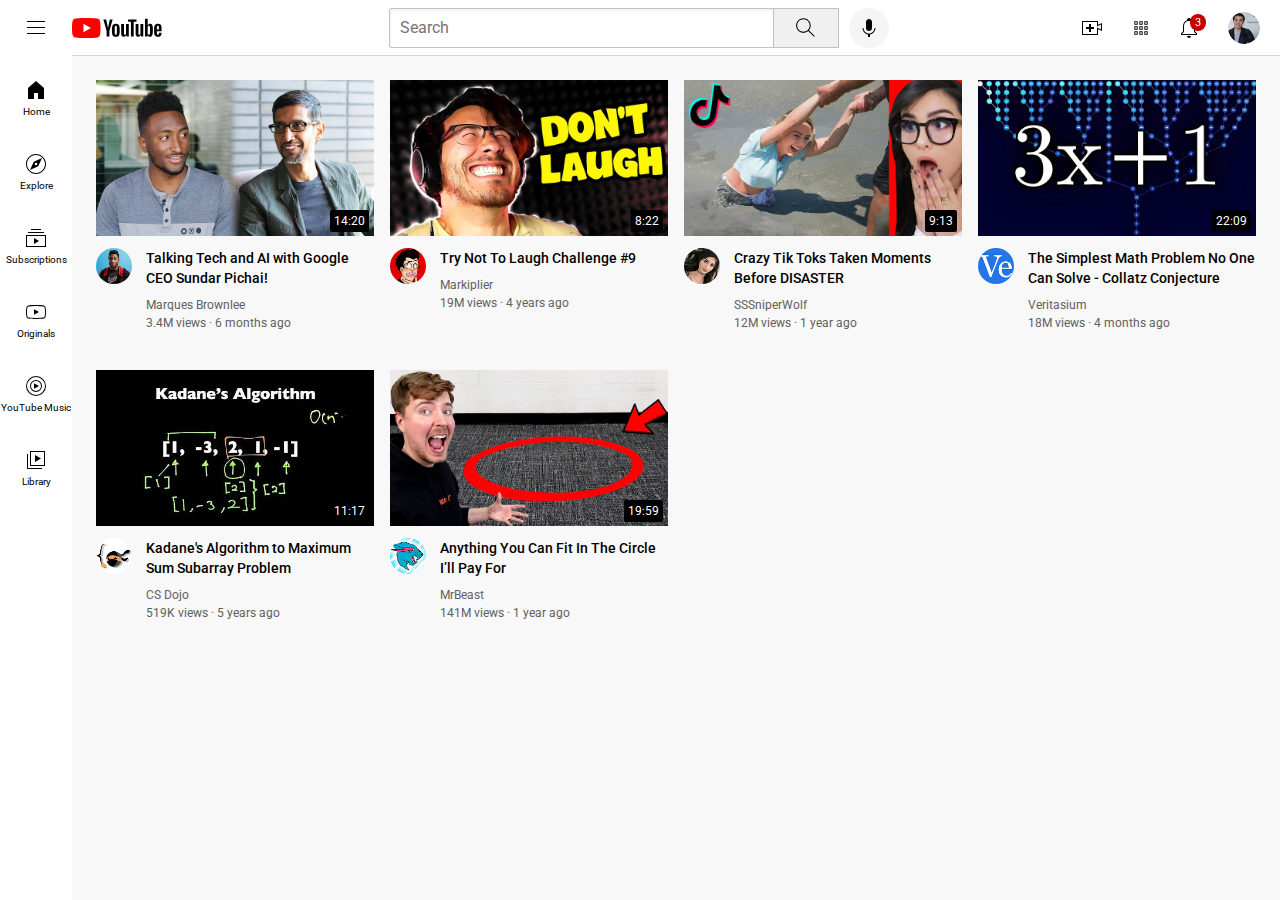
<file: index.html>
<!DOCTYPE html>
<html>
  <head>
<title>YouTube.com clone</title>


<link rel="preconnect" href="https://fonts.googleapis.com">
<link rel="preconnect" href="https://fonts.gstatic.com" crossorigin>
<link href="https://fonts.googleapis.com/css2?family=Roboto:wght@400;500;700&display=swap" rel="stylesheet">

<link rel="stylesheet" href="styles2/general.css">
<link rel="stylesheet" href="styles2/header.css">
<link rel="stylesheet" href="styles2/video.css">
<link rel="stylesheet" href="styles2/sidebar.css">

  </head>
  <body>
    <header class="header">
      <div class="left-section">
       <img class="hamburger-menu" src="icons/hamburger-menu.svg">
       <img class="youtube-logo" src="icons/youtube-logo.svg">
      </div>
      <div class="middle-section">
        <input class="search-bar" type="text" placeholder="Search">
        <button class="search-button">
          <img class="search-icon"
           src="icons/search.svg">
           <div class="tooltip">Search</div>
        </button>
        <!-- Put position absolite -->
        <button class="voice-search-button">
          <img class="voice-search-icon" src="icons/voice-search-icon.svg">
          <div class="tooltip">Search with your voice</div>
        </button>
      </div>
      <div class="right-section">
        <div class="upload-icon-container">
          <img class="upload-icon" src="icons/upload.svg">
          <div class="tooltip">Create</div>
        </div>
        <div class="youtube-apps-icon-container">
          <img class="youtube-apps-icon" src="icons/youtube-apps.svg">
          <div class="tooltip">YouTube apps</div>
        </div>
        
        <div class="notifications-icon-container">
          <img class="notifications-icon" src="icons/notifications.svg">
          <div class="notifications-count">3</div>
          <div class="tooltip">Notifications</div>
        </div>
        <img class="current-user-picture" src="channel-pictures/my-channel.jpeg">
      </div>
      
    </header>
    

    <nav class="sidebar">
      <div class="sidebar-link">
        <img src="icons/home.svg">
        <div>Home</div>
      </div>
      <div class="sidebar-link">
        <img src="icons/explore.svg">
        <div>Explore</div>
      </div>
      <div class="sidebar-link">
        <img src="icons/subscriptions.svg">
        <div>Subscriptions</div>
      </div>
      <div class="sidebar-link">
        <img src="icons/originals.svg">
        <div>Originals</div>
      </div>
      <div class="sidebar-link">
        <img src="icons/youtube-music.svg">
        <div>YouTube Music</div>
      </div>
      <div class="sidebar-link">
        <img src="icons/library.svg">
        <div>Library</div>
      </div>
    </nav>

    <main>
 <section class="video-grid">
      <div class="video-preview">
        <div class="thumbnail-row">
          <img class="thumbnail" src="thumbnails/thumbnail-1.webp">
          <div class="video-time">14:20</div>
        </div>
        <div class="video-info-grid">
            <div class="channel-picture">
              <img class="profile-picture" src="channel-pictures/channel-1.jpeg">
            </div>
            <div class="video-info">
              <p class="video-title">
         Talking Tech and AI with Google CEO Sundar Pichai!
        </p>
      <p class="video-author">
        Marques Brownlee
      </p>
      <p class="video-stats">
        3.4M views &#183; 6 months ago
      </p>
            </div>
    
          
          
        </div>
      </div>
    
      <div class="video-preview">
        <div class="thumbnail-row">
          <img class="thumbnail" src="thumbnails/thumbnail-2.webp">
          <div class="video-time">8:22</div>
        </div>
        <div class="video-info-grid">
            <div class="channel-picture">
              <img class="profile-picture" src="channel-pictures/channel-2.jpeg">
            </div>
            <div class="video-info">
              <p class="video-title">
              Try Not To Laugh Challenge #9
        </p>
      <p class="video-author">
        Markiplier
      </p>
      <p class="video-stats">
        19M views &#183; 4 years ago
      </p>
            </div>
    
          
          
        </div>
      </div>
    
      <div class="video-preview">
        <div class="thumbnail-row">
          <img class="thumbnail" src="thumbnails/thumbnail-3.webp">
          <div class="video-time">9:13</div>
        </div>
        <div class="video-info-grid">
            <div class="channel-picture">
              <img class="profile-picture" src="channel-pictures/channel-3.jpeg">
            </div>
            <div class="video-info">
              <p class="video-title">
         Crazy Tik Toks Taken Moments Before DISASTER
        </p>
      <p class="video-author">
        SSSniperWolf
      </p>
      <p class="video-stats">
        12M views &#183; 1 year ago
      </p>
            </div>
    
          
          
        </div>
      </div>
    
      <div class="video-preview">
        <div class="thumbnail-row">
          <img class="thumbnail" src="thumbnails/thumbnail-4.webp">
          <div class="video-time">22:09</div>
        </div>
        <div class="video-info-grid">
            <div class="channel-picture">
              <img class="profile-picture" src="channel-pictures/channel-4.jpeg">
            </div>
            <div class="video-info">
              <p class="video-title">
              The Simplest Math Problem No One Can Solve - Collatz Conjecture
        </p>
      <p class="video-author">
        Veritasium
      </p>
      <p class="video-stats">
        18M views &#183; 4 months ago
      </p>
            </div>
    
          
          
        </div>
      </div>
    
      <div class="video-preview">
        <div class="thumbnail-row">
          <img class="thumbnail" src="thumbnails/thumbnail-5.webp">
          <div class="video-time">11:17</div>
        </div>
        <div class="video-info-grid">
            <div class="channel-picture">
              <img class="profile-picture" src="channel-pictures/channel-5.jpeg">
            </div>
            <div class="video-info">
              <p class="video-title">
             Kadane's Algorithm to Maximum Sum Subarray Problem
        </p>
      <p class="video-author">
        CS Dojo
      </p>
      <p class="video-stats">
        519K views &#183; 5 years ago
      </p>
            </div>
    
          
          
        </div>
      </div>
    
      <div class="video-preview">
        <div class="thumbnail-row">
          <img class="thumbnail" src="thumbnails/thumbnail-6.webp">
          <div class="video-time">19:59</div>
        </div>
        <div class="video-info-grid">
            <div class="channel-picture">
              <img class="profile-picture" src="channel-pictures/channel-6.jpeg">
            </div>
            <div class="video-info">
              <p class="video-title">
             Anything You Can Fit In The Circle I’ll Pay For
        </p>
      <p class="video-author">
        MrBeast
      </p>
      <p class="video-stats">
        141M views &#183; 1 year ago
      </p>
            </div>
    
            
            
          </div>
        </div>
      </section>
    </main>
   
  </body>
</html>
</file>
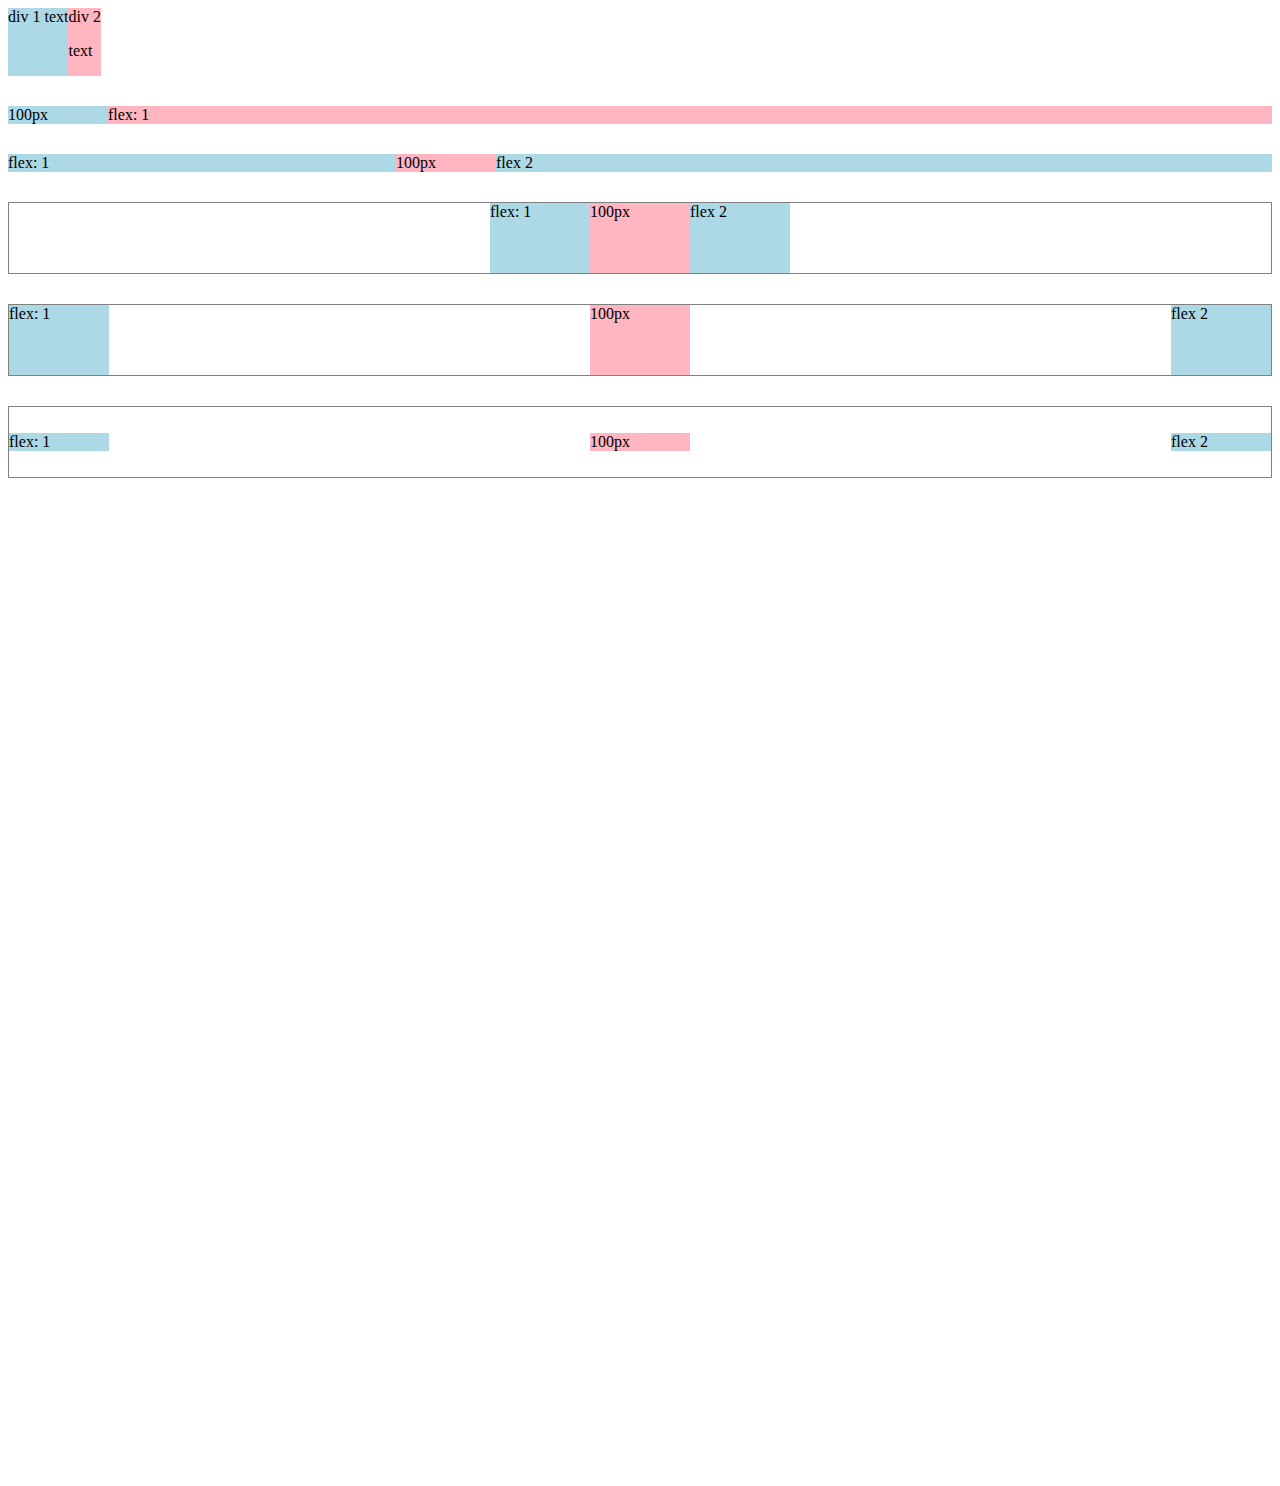
<file: flexbox.html>
<!DOCTYPE html>
<html>
  <head>
    <title>Flexbox Practice</title>
  </head>
  <body style="padding-bottom:1000px;">
    <div style="
      display:flex;
      flex-direction: row;">
      <div style="background-color: lightblue;">div 1 text</div>
      <div style="background-color: lightpink;">div 2 <p>text</p></div>
    </div>


    <div style="
    margin-top: 30px;
    display:flex;
    flex-direction: row;">
    <div style="background-color: lightblue;
     width:100px;">100px</div>
    <div style="
    background-color: lightpink;
    flex: 1;
    ">flex: 1</div>
  </div>

  <div style="
  margin-top: 30px;
  display:flex;
  flex-direction: row;">

  
  <div style="
  background-color: lightblue;
  flex: 1;
  ">flex: 1</div>
  <div style="background-color: lightpink;
   width:100px;">100px</div>
  <div style="background-color: lightblue;
   flex:2;">flex 2</div>
</div>



  <div style="
  margin-top: 30px;
  height:70px;
  border-width: 1px;
  border-style: solid;
  border-color:grey;

  display:flex;
  flex-direction: row;
  justify-content: center;">


  <div style="
  background-color: lightblue;
  width:100px;
  ">flex: 1</div>
  <div style="background-color: lightpink;
  width:100px;">100px</div>
  <div style="background-color: lightblue;
  width:100px;">flex 2</div>
</div>



<div style="
margin-top: 30px;
height:70px;
border-width: 1px;
border-style: solid;
border-color:grey;

display:flex;
flex-direction: row;
justify-content: space-between;">


<div style="
background-color: lightblue;
width:100px;
">flex: 1</div>
<div style="background-color: lightpink;
width:100px;">100px</div>
<div style="background-color: lightblue;
width:100px;">flex 2</div>
</div>



<div style="
margin-top: 30px;
height:70px;
border-width: 1px;
border-style: solid;
border-color:grey;

display:flex;
flex-direction: row;
justify-content: space-between;
align-items: center;">


<div style="
background-color: lightblue;
width:100px;
">flex: 1</div>
<div style="background-color: lightpink;
width:100px;">100px</div>
<div style="background-color: lightblue;
width:100px;">flex 2</div>
</div>


  </body>
</html>
</file>
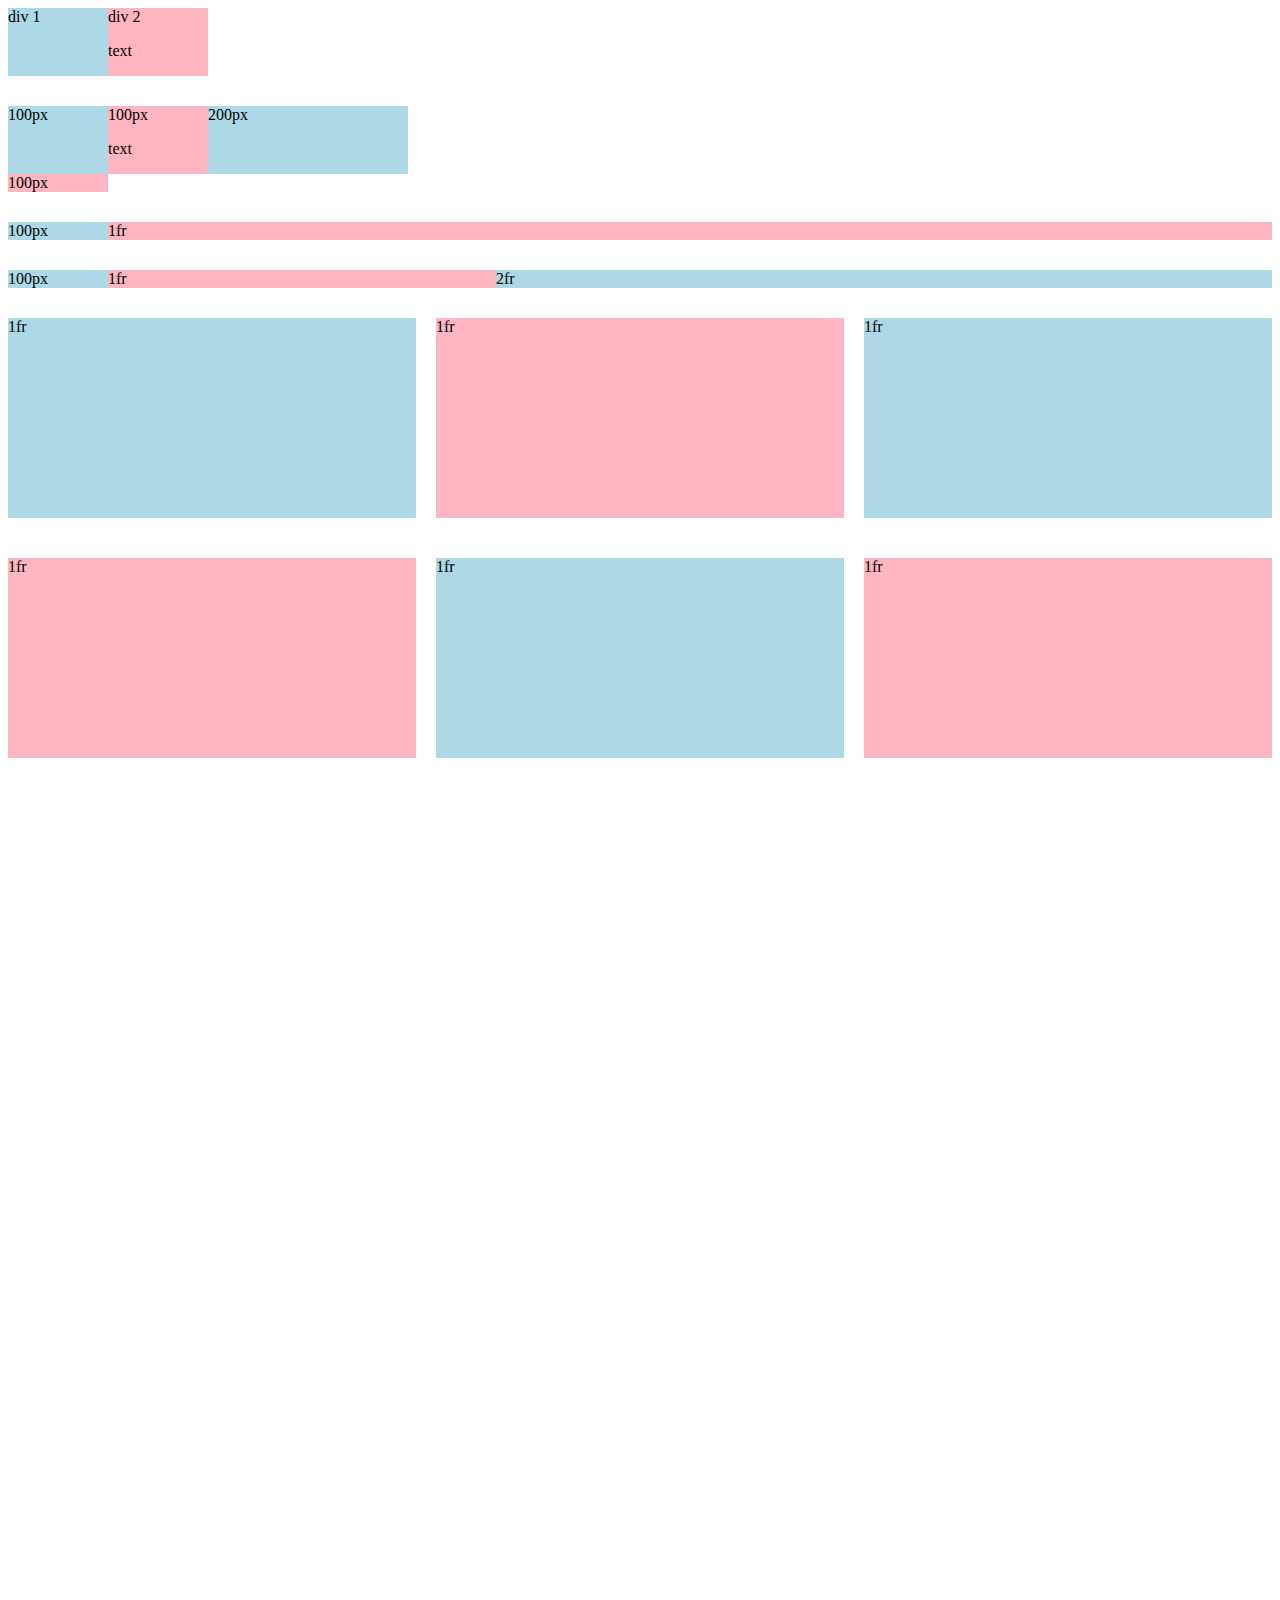
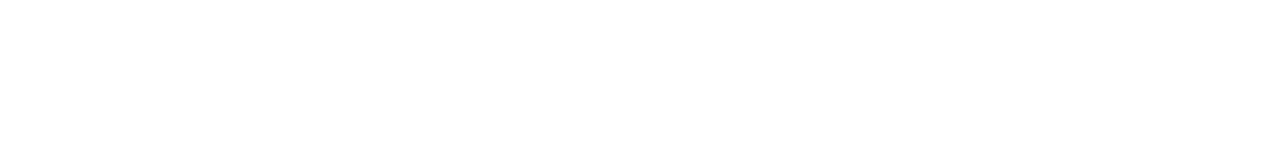
<file: grid.html>
<!DOCTYPE html>
<html>
  <head>
    <title>Grid Practice</title>
  </head>
  <body style="padding-bottom:1000px;">
    <div style="
      display: grid;
      grid-template-columns: 100px 100px;
      ">
      <div style="background-color:lightblue;">div 1</div>
      <div style="background-color:lightpink;">div 2<p>text</p></div>
    </div>

    <div style="
    margin-top:30px;
    display: grid;
    grid-template-columns: 100px 100px 200px;
    ">
    <div style="background-color:lightblue;">100px</div>
    <div style="background-color:lightpink;">100px<p>text</p></div>
    <div style="background-color:lightblue;">200px</div>
    <div style="background-color:lightpink;">100px</div>
  </div>

    
    </div>

    <div style="
    margin-top:30px;
    display: grid;
    grid-template-columns: 100px 1fr;
    ">
    <div style="background-color:lightblue;">100px</div>
    <div style="background-color:lightpink;">1fr</div>

    </div>

  </div>

  <div style="
  margin-top:30px;
  display: grid;
  grid-template-columns: 100px 1fr 2fr;
  ">
  <div style="background-color:lightblue;">100px</div>
  <div style="background-color:lightpink;">1fr</div>
  <div style="background-color:lightblue;">2fr</div>

  </div>

  <div style="
  margin-top:30px;
  display: grid;
  grid-template-columns: 1fr 1fr 1fr;
  column-gap: 20px;
  row-gap: 40px;
  ">
  <div style="background-color:lightblue; height:200px;">1fr</div>
  <div style="background-color:lightpink; height:200px;">1fr</div>
  <div style="background-color:lightblue; height:200px;">1fr</div>
  <div style="background-color:lightpink; height:200px;">1fr</div>
  <div style="background-color:lightblue; height:200px;">1fr</div>
  <div style="background-color:lightpink; height:200px;">1fr</div>
  </div>
  
  </body>
</html>
</file>
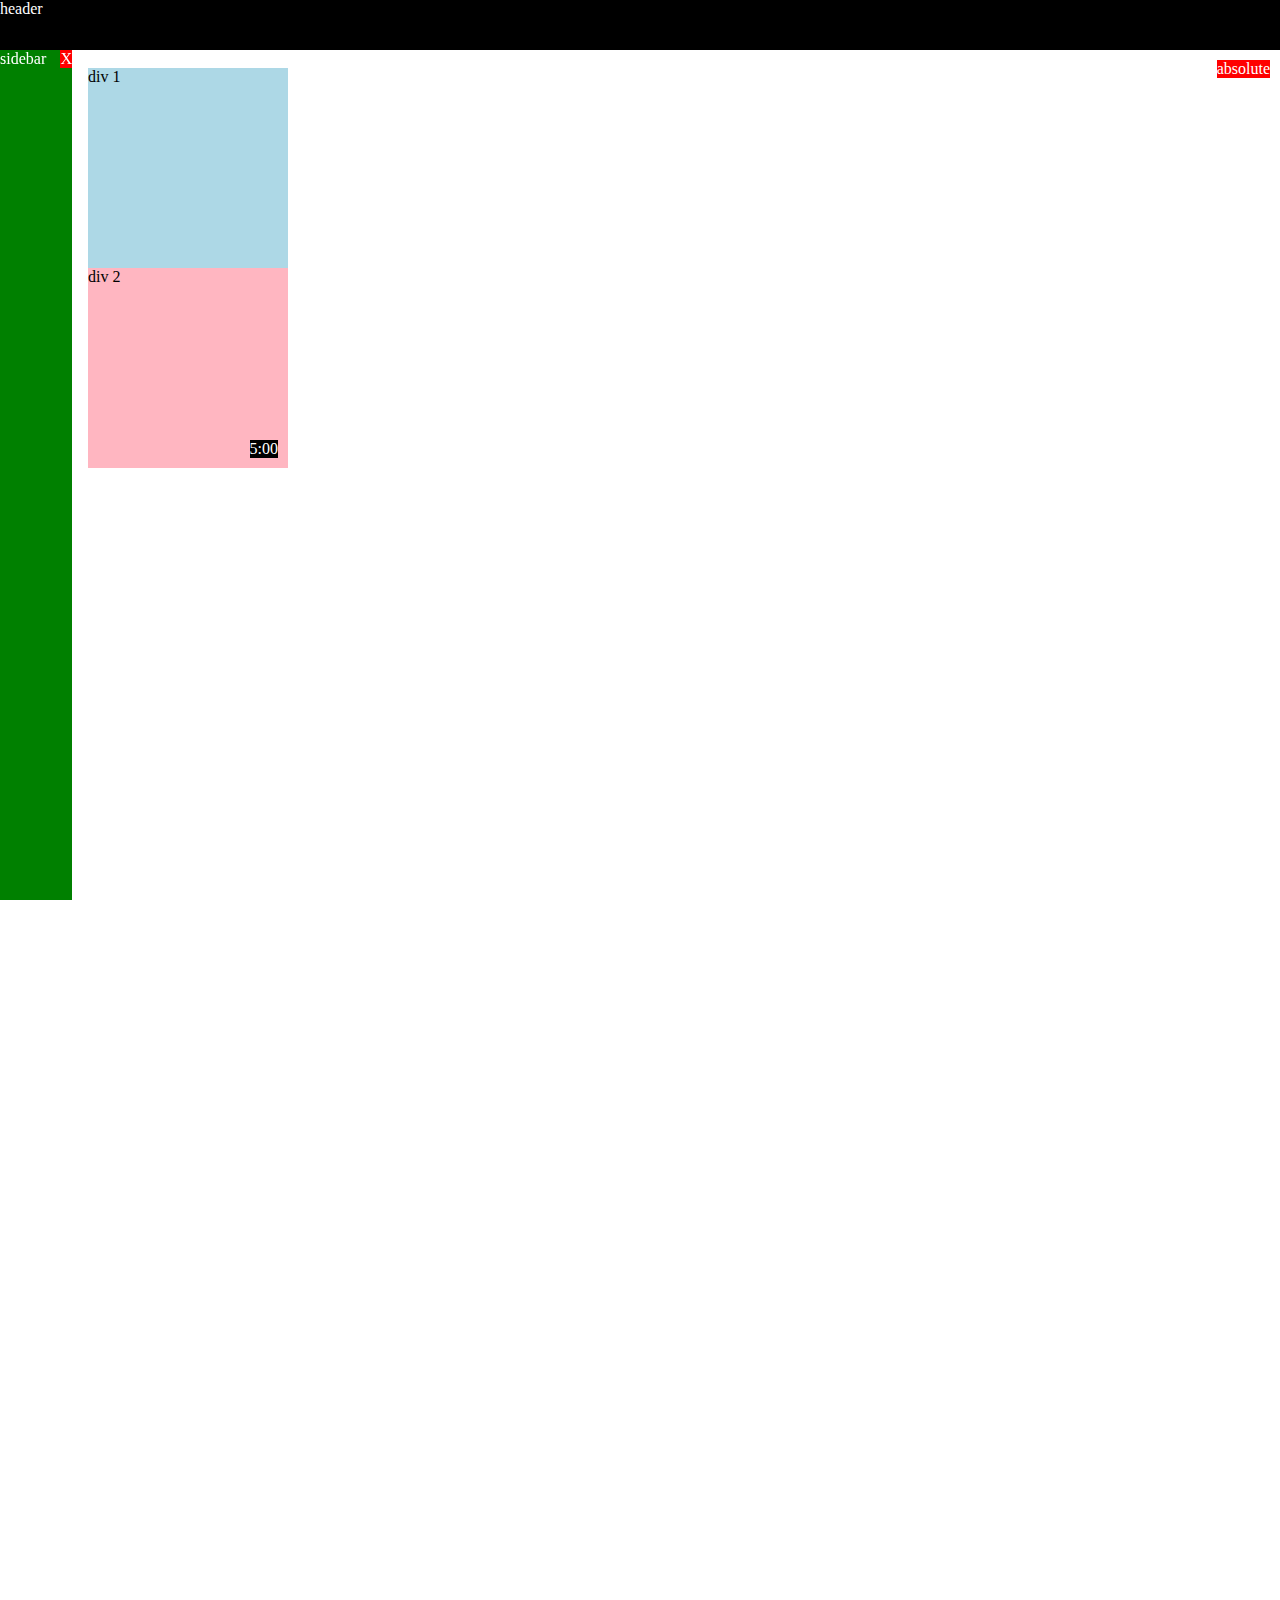
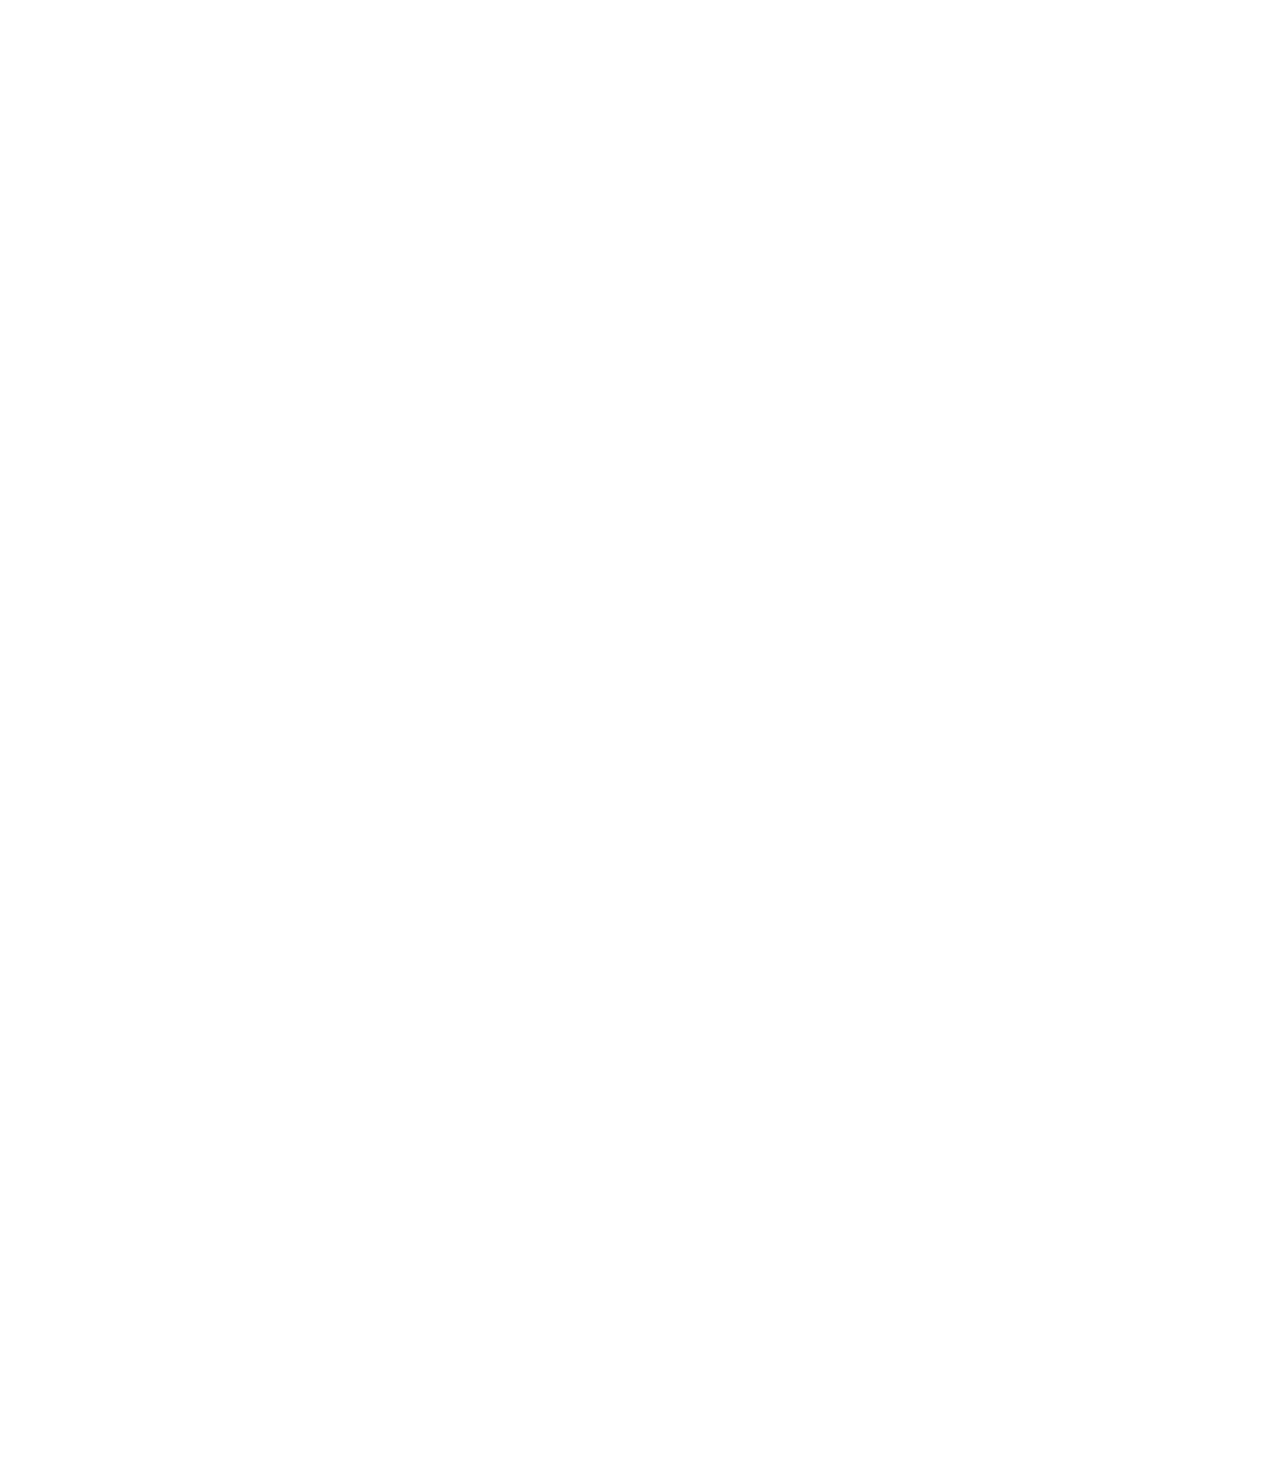
<file: position.html>
<!DOCTYPE html>
<html>
  <Head>
    <title>Position Practice</title>
  </Head>
  <body style="
  height: 3000px;
  padding-top: 60px;
  padding-left: 80px;">
    <div style="
      background-color: black;
      color: white;
      position: fixed;
      top: 0px;
      left: 0px;
      right: 0px;
      height: 50px;
      z-index: 1;
      ">header</div>

    <div style="
      background-color: green;
      color: white;
      position: fixed;
      left: 0px;
      bottom: 0px;
      top: 50px;
      width: 72px;
    ">
      sidebar
      <div style="
      position: absolute;
      background-color: red;
      color: white;
      top: 0px;
       right: 0px;
      ">
        X
      </div>
  
    </div>

    <div style="
    position: absolute;
    background-color: red;
    color: white;
    top: 60px;
     right: 10px;
    ">
      absolute
    </div>

    <div style="
      background-color: lightblue;
      height: 200px;
      width: 200px;
      position: static;">
      div 1</div>
    <div style="
    background-color: lightpink;
    height: 200px;
    width: 200px;
    position: relative;
    ">
    div 2
    <div style="
    position: absolute;
    background-color: black;
    color: white;
    bottom: 10px;
    right: 10px;
    ">
      5:00
      </div>
    </div>


  </body>


</html>
</file>
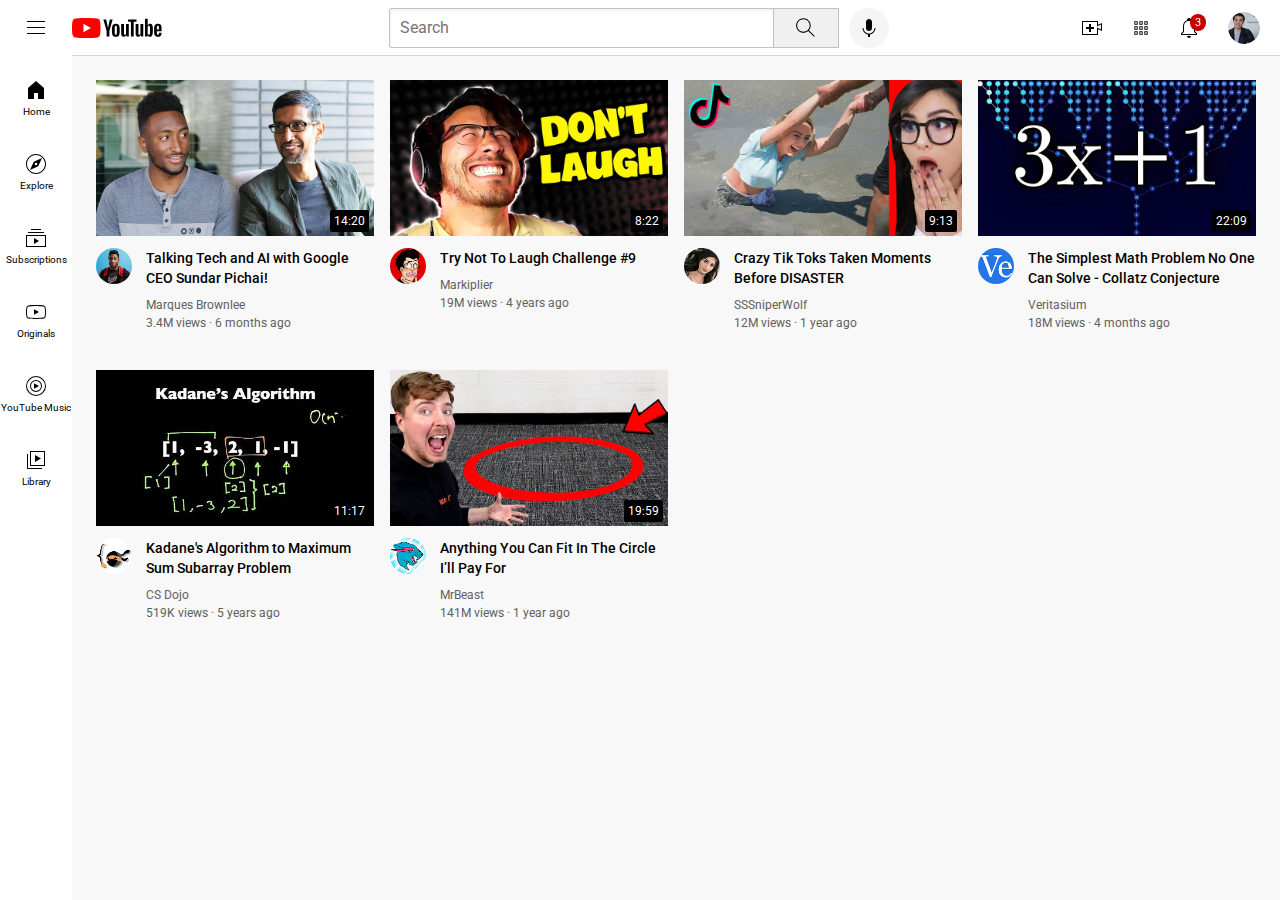
<file: youtube.html>
<!DOCTYPE html>
<html>
  <head>
<title>YouTube.com clone</title>


<link rel="preconnect" href="https://fonts.googleapis.com">
<link rel="preconnect" href="https://fonts.gstatic.com" crossorigin>
<link href="https://fonts.googleapis.com/css2?family=Roboto:wght@400;500;700&display=swap" rel="stylesheet">

<link rel="stylesheet" href="styles2/general.css">
<link rel="stylesheet" href="styles2/header.css">
<link rel="stylesheet" href="styles2/video.css">
<link rel="stylesheet" href="styles2/sidebar.css">

  </head>
  <body>
    <header class="header">
      <div class="left-section">
       <img class="hamburger-menu" src="icons/hamburger-menu.svg">
       <img class="youtube-logo" src="icons/youtube-logo.svg">
      </div>
      <div class="middle-section">
        <input class="search-bar" type="text" placeholder="Search">
        <button class="search-button">
          <img class="search-icon"
           src="icons/search.svg">
           <div class="tooltip">Search</div>
        </button>
        <!-- Put position absolite -->
        <button class="voice-search-button">
          <img class="voice-search-icon" src="icons/voice-search-icon.svg">
          <div class="tooltip">Search with your voice</div>
        </button>
      </div>
      <div class="right-section">
        <div class="upload-icon-container">
          <img class="upload-icon" src="icons/upload.svg">
          <div class="tooltip">Create</div>
        </div>
        <div class="youtube-apps-icon-container">
          <img class="youtube-apps-icon" src="icons/youtube-apps.svg">
          <div class="tooltip">YouTube apps</div>
        </div>
        
        <div class="notifications-icon-container">
          <img class="notifications-icon" src="icons/notifications.svg">
          <div class="notifications-count">3</div>
          <div class="tooltip">Notifications</div>
        </div>
        <img class="current-user-picture" src="channel-pictures/my-channel.jpeg">
      </div>
      
    </header>
    

    <nav class="sidebar">
      <div class="sidebar-link">
        <img src="icons/home.svg">
        <div>Home</div>
      </div>
      <div class="sidebar-link">
        <img src="icons/explore.svg">
        <div>Explore</div>
      </div>
      <div class="sidebar-link">
        <img src="icons/subscriptions.svg">
        <div>Subscriptions</div>
      </div>
      <div class="sidebar-link">
        <img src="icons/originals.svg">
        <div>Originals</div>
      </div>
      <div class="sidebar-link">
        <img src="icons/youtube-music.svg">
        <div>YouTube Music</div>
      </div>
      <div class="sidebar-link">
        <img src="icons/library.svg">
        <div>Library</div>
      </div>
    </nav>

    <main>
 <section class="video-grid">
      <div class="video-preview">
        <div class="thumbnail-row">
          <img class="thumbnail" src="thumbnails/thumbnail-1.webp">
          <div class="video-time">14:20</div>
        </div>
        <div class="video-info-grid">
            <div class="channel-picture">
              <img class="profile-picture" src="channel-pictures/channel-1.jpeg">
            </div>
            <div class="video-info">
              <p class="video-title">
         Talking Tech and AI with Google CEO Sundar Pichai!
        </p>
      <p class="video-author">
        Marques Brownlee
      </p>
      <p class="video-stats">
        3.4M views &#183; 6 months ago
      </p>
            </div>
    
          
          
        </div>
      </div>
    
      <div class="video-preview">
        <div class="thumbnail-row">
          <img class="thumbnail" src="thumbnails/thumbnail-2.webp">
          <div class="video-time">8:22</div>
        </div>
        <div class="video-info-grid">
            <div class="channel-picture">
              <img class="profile-picture" src="channel-pictures/channel-2.jpeg">
            </div>
            <div class="video-info">
              <p class="video-title">
              Try Not To Laugh Challenge #9
        </p>
      <p class="video-author">
        Markiplier
      </p>
      <p class="video-stats">
        19M views &#183; 4 years ago
      </p>
            </div>
    
          
          
        </div>
      </div>
    
      <div class="video-preview">
        <div class="thumbnail-row">
          <img class="thumbnail" src="thumbnails/thumbnail-3.webp">
          <div class="video-time">9:13</div>
        </div>
        <div class="video-info-grid">
            <div class="channel-picture">
              <img class="profile-picture" src="channel-pictures/channel-3.jpeg">
            </div>
            <div class="video-info">
              <p class="video-title">
         Crazy Tik Toks Taken Moments Before DISASTER
        </p>
      <p class="video-author">
        SSSniperWolf
      </p>
      <p class="video-stats">
        12M views &#183; 1 year ago
      </p>
            </div>
    
          
          
        </div>
      </div>
    
      <div class="video-preview">
        <div class="thumbnail-row">
          <img class="thumbnail" src="thumbnails/thumbnail-4.webp">
          <div class="video-time">22:09</div>
        </div>
        <div class="video-info-grid">
            <div class="channel-picture">
              <img class="profile-picture" src="channel-pictures/channel-4.jpeg">
            </div>
            <div class="video-info">
              <p class="video-title">
              The Simplest Math Problem No One Can Solve - Collatz Conjecture
        </p>
      <p class="video-author">
        Veritasium
      </p>
      <p class="video-stats">
        18M views &#183; 4 months ago
      </p>
            </div>
    
          
          
        </div>
      </div>
    
      <div class="video-preview">
        <div class="thumbnail-row">
          <img class="thumbnail" src="thumbnails/thumbnail-5.webp">
          <div class="video-time">11:17</div>
        </div>
        <div class="video-info-grid">
            <div class="channel-picture">
              <img class="profile-picture" src="channel-pictures/channel-5.jpeg">
            </div>
            <div class="video-info">
              <p class="video-title">
             Kadane's Algorithm to Maximum Sum Subarray Problem
        </p>
      <p class="video-author">
        CS Dojo
      </p>
      <p class="video-stats">
        519K views &#183; 5 years ago
      </p>
            </div>
    
          
          
        </div>
      </div>
    
      <div class="video-preview">
        <div class="thumbnail-row">
          <img class="thumbnail" src="thumbnails/thumbnail-6.webp">
          <div class="video-time">19:59</div>
        </div>
        <div class="video-info-grid">
            <div class="channel-picture">
              <img class="profile-picture" src="channel-pictures/channel-6.jpeg">
            </div>
            <div class="video-info">
              <p class="video-title">
             Anything You Can Fit In The Circle I’ll Pay For
        </p>
      <p class="video-author">
        MrBeast
      </p>
      <p class="video-stats">
        141M views &#183; 1 year ago
      </p>
            </div>
    
            
            
          </div>
        </div>
      </section>
    </main>
   
  </body>
</html>
</file>
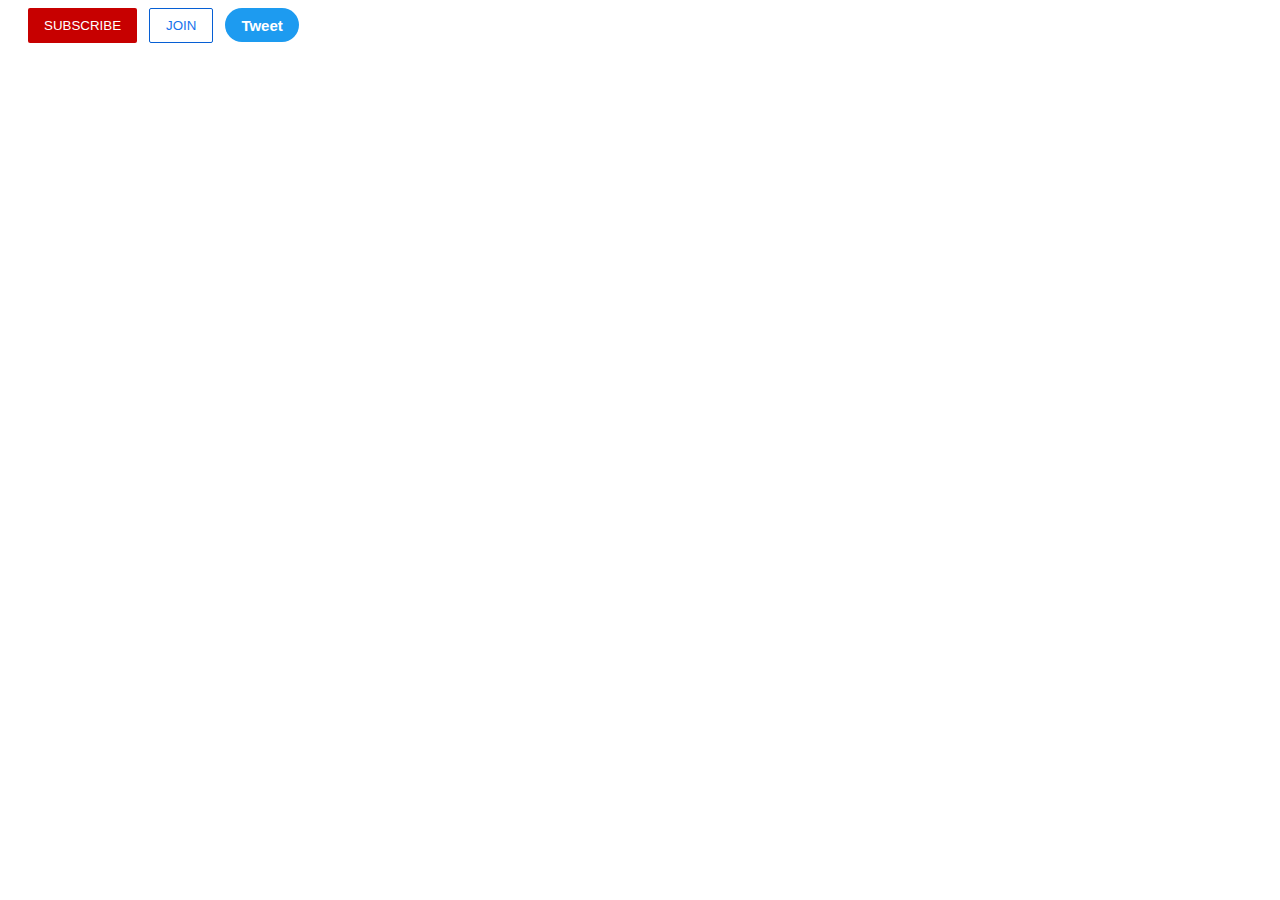
<file: intro-to-html/buttons.html>
<!DOCTYPE html>
<html>
  <head>
  <title>Button Practice</title>
<link rel="stylesheet" href="styles/buttons.css">
</head>
  <body>
  <button class="subscribe-button">
  SUBSCRIBE
</button>

<button class="join-button">
  JOIN 
</button>

<button class="tweet-button">
  Tweet
</button></body>
</html>
</file>
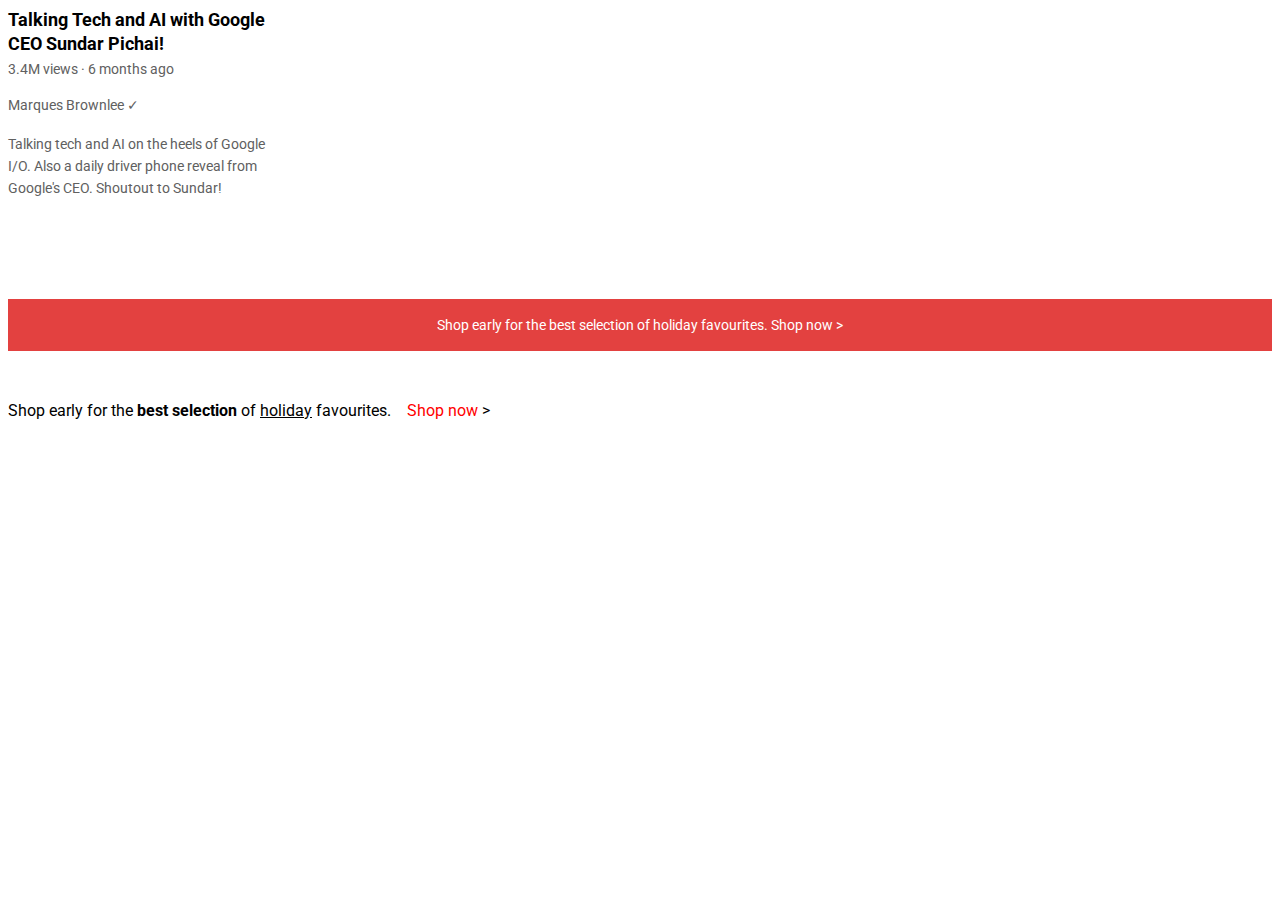
<file: intro-to-html/text.html>
<!DOCTYPE html>
<html>
  <head>
<title>Text Practice</title>

<link rel="preconnect" href="https://fonts.googleapis.com">
<link rel="preconnect" href="https://fonts.gstatic.com" 
crossorigin>
<link href="https://fonts.googleapis.com/css2?family=Roboto:wght@400;900&display=swap" 
rel="stylesheet">

<link rel="stylesheet" href="styles/text.css">


</head>
  <body>
    <p class="video-tital">
  Talking Tech and AI with Google CEO Sundar Pichai!
</p>

<p class="video-stats">
  3.4M views &#183; 6 months ago
</p>

<p class="video-author">
  Marques Brownlee &#10003;
</p>

<p class="video-description">
  Talking tech and AI on the heels of Google I/O. Also a daily driver phone reveal from Google's CEO. Shoutout to Sundar!
</p>

<p class="apple-text">
  Shop early for the best selection of holiday favourites. <span class="shop-link">Shop now &#62;</span>
</p>

<p>
  Shop early for the <strong>best selection</strong> 
  of <u>holiday</u> favourites. <span class="span-example">Shop now</span>  &#62;
</p></body>
</html>
</file>
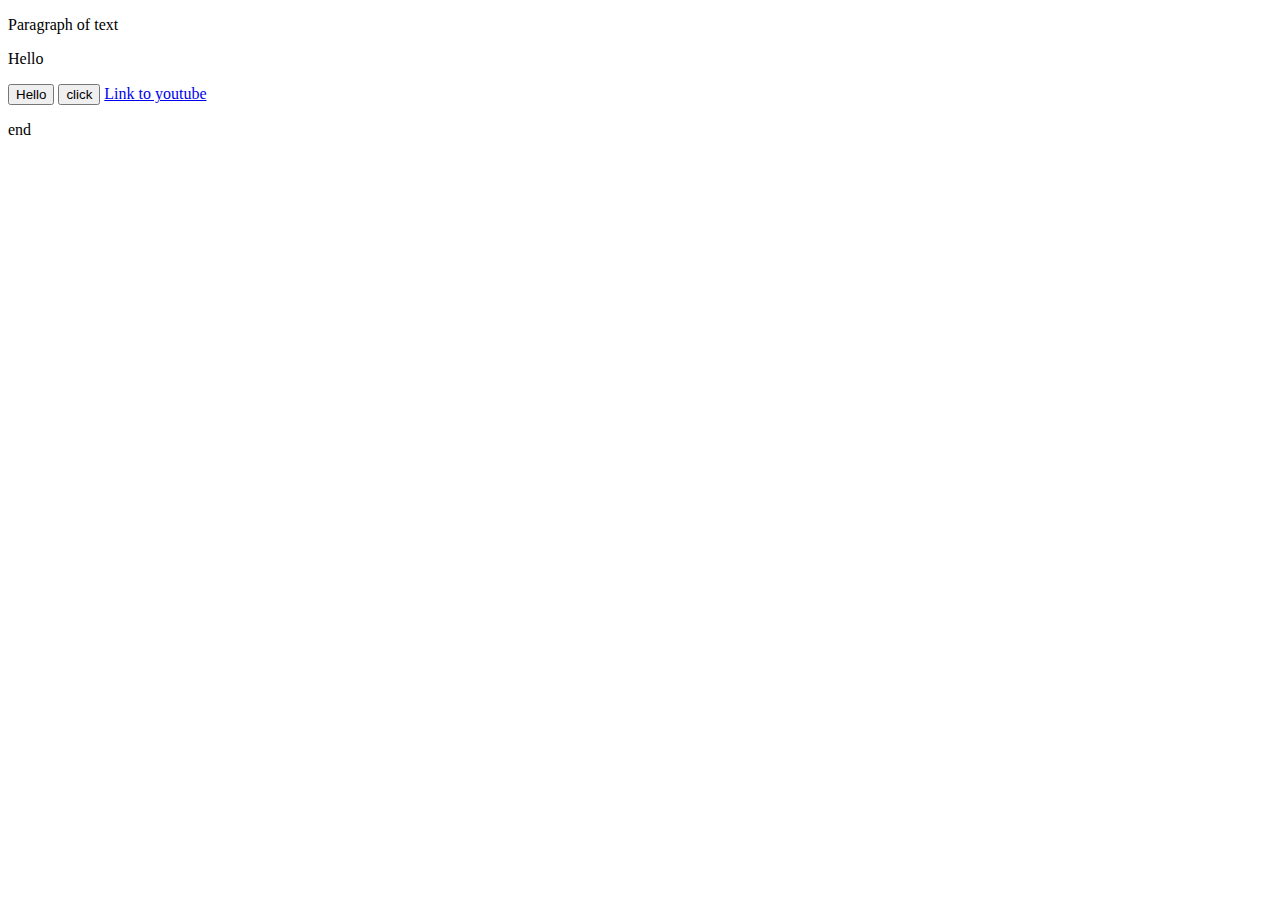
<file: intro-to-html/website.html>
<!doctype html>
<html>
  <head>
    <title>First Website</title>
  </head>
  <body>
  <p>
  Paragraph of text
</p>

<p>
  Hello 
</p>

<button>
  Hello
</button>

<button>
  click
</button>

<a href="https://www.youtube.com/" target="_blank">
  Link to youtube
</a>

<p>
  end
</p></body>
</html>
</file>
<file: styles2/general.css>
p{
  margin-top:0;
  margin-bottom:0;
}


body{
  /* this stly below will be inherited*/
  font-family: roboto, arial;
  margin: 0;
  padding-top: 80px;
  padding-left: 96px;
  padding-right: 24px;
  background-color: rgb(248, 248, 248);
}
</file>
<file: styles2/header.css>
.header{
  height:55px;


  display: flex;
  flex-direction: row;
  justify-content: space-between;

  position: fixed;
  top: 0;
  left: 0;
  right: 0;
  z-index: 100;

  background-color: white;
  border-bottom-width: 1px;
  border-bottom-style: solid;
  border-bottom-color: rgb(214, 214, 214);
}

.left-section{
  display: flex;
  align-items: center;
}

.hamburger-menu{
  height:24px;
  margin-left: 24px;
  margin-right: 24px;
  cursor: pointer;
}

.youtube-logo{
  height:20px;
  cursor: pointer;
}


.middle-section{
  flex: 1;
  margin-left:70px;
  margin-right: 35px;
  max-width: 500px;
  display: flex;
  align-items: center;
}

.search-bar{
  flex: 1;
  width: 0;
  height: 36px;
  padding-left: 10px;
  font-size: 16px;
  border: 1px solid rgb(194, 194, 194);
  border-radius: 2px;
  box-shadow: inset 1px 2px  3px rgba(0, 0, 0, 0.05)
  
}

.search-bar::placeholder{
  font-family: roboto, arial;
  font-size: 16px;
}

.search-button{
  height:40px;
  width: 66px;
  background-color: rgb(240, 240, 240);
  border-width: 1px;
  border-style: solid;
  border-color: rgb(194, 194, 194);
  margin-left: -1px;
  margin-right: 10px;

}

.search-button,
.voice-search-button,
.upload-icon-container,
.youtube-apps-icon-container,
.notifications-icon-container {
  display: flex;
  justify-content: center;
  align-items: center;
   position: relative;
   cursor: pointer;
}

.search-button .tooltip,
.voice-search-button .tooltip,
.upload-icon-container .tooltip,
.youtube-apps-icon-container .tooltip,
.notifications-icon-container .tooltip {
  font-family: roboto, arial;
  position: absolute;
  background-color: grey;
  color: white;
  padding-top: 4px;
  padding-bottom: 4px;
  padding-left: 8px;
  padding-right: 8px;
  border-radius: 2px;
  font-size: 12px;
  bottom: -30px;
  opacity: 0;
  transition: opacity 0.15s;
  pointer-events: none;
  white-space: nowrap;
}

.search-button:hover .tooltip,
.voice-search-button:hover .tooltip,
.upload-icon-container:hover .tooltip,
.youtube-apps-icon-container:hover .tooltip,
.notifications-icon-container:hover .tooltip
{
  opacity: 1;
}

.voice-search-button{
  height: 40px;
  width: 40px;
  border-radius: 20px;
  border: none;
  background-color: rgb(245, 245, 245);
}

.voice-search-icon{
  height: 24px;
}

.search-icon{
  height: 25px;
}

.right-section{
  width:180px;
  margin-right: 20px;
  display: flex;
  align-items: center;
  justify-content: space-between;
  flex-shrink: 0;
}

.upload-icon{
  height: 24px;
}

.youtube-apps-icon{
  height: 20px;
}

.notifications-icon{
  height: 24px;
}

.notifications-icon-container{
  position: relative;
}

.notifications-count{
  position: absolute;
  top: -2px;
  right: -5px;
  background-color: rgb(199, 0, 0);
  color: white;
  font-size: roboto, arial;
  font-size: 11px;
  padding-left: 5px;
  padding-right: 5px;
  padding-top: 2px;
  padding-bottom: 2px;
  border-radius: 10px;
}

.current-user-picture{
  height: 32px;
  border-radius: 16px;
}
</file>
<file: styles2/video.css>
.thumbnail{
  width:100%;
}

.video-title{
  margin-top: 0;
  font-size:14px;
  font-weight: 500;
  line-height: 20px;
  margin-bottom:10px;
}


.video-info-grid{
  display:grid;
  grid-template-columns: 50px 1fr;
}


.profile-picture{
  width: 36px;
  border-radius:50px;
}

.thumbnail-row{
  margin-bottom:8px;
  position: relative;
}

.video-author,
.video-stats {
  font-size: 12px;
  color:rgb(96, 96, 96);
}

.video-author{
  margin-bottom: 4px;
}

.video-grid {
  display: grid;
  grid-template-columns: 1fr 1fr 1fr;
  column-gap: 16px;
  row-gap: 40px;
}


@media (max-width: 750px) {
.video-grid{
  grid-template-columns: 1fr 1fr;
}
}

@media (min-width: 1000px) {
  .video-grid{
    grid-template-columns: 1fr 1fr 1fr 1fr;}
}


.video-time {
  font-size: 12px;
  font-weight: 500px;
  padding: 4px;
  border-radius: 2px;
  background-color: rgb(0, 0, 0);
  color: white;
  position: absolute;
  bottom: 8px;
  right: 5px;
}
</file>
<file: styles2/sidebar.css>
.sidebar{
  position: fixed;
  left: 0;
  bottom: 0;
  top: 55px;
  background-color: white;
  width: 72px;
  z-index: 200;
  padding-top: 5px;
}

.sidebar-link{
  height: 74px;
  display: flex;
  justify-content: center;  
  align-items: center;
  flex-direction: column;
  cursor: pointer;
}

.sidebar-link:hover{
  background-color: rgb(230, 230, 230);
}

.sidebar-link img {
  height: 24px;
  margin-bottom: 4px;
}

.sidebar-link div {
  font-size: 10px;
}
</file>
<file: intro-to-html/styles/buttons.css>
.subscribe-button {
  background-color:rgb(199, 0, 0); 
  color:white;
  border:none;
  border-radius:2px;
  cursor:pointer;
  margin-right:8px;
  margin-left: 20px;
  padding-top: 10px;
  padding-bottom: 10px;
  padding-left: 16px;
  padding-right: 16px;
  transition: opacity 0.15;
  vertical-align: top;
 }

 .subscribe-button:hover{
   opacity: 0.7;
 }

 .subscribe-button:active{
   opacity: 0.4;
 }

 .join-button{
   background-color: white;
   border-color:rgb(6, 95, 212);
   border-style:solid;
   border-width:1px; 
   color:rgb(22, 114, 235);
   border-radius:2px;
   cursor:pointer;
   padding-top: 9px;
  padding-bottom: 9px;
  padding-left: 16px;
  padding-right: 16px;
   transition:background-color 0.15s,
   color 0.15s;

 }

 .join-button:hover{
   background-color:rgb(6, 95, 212);
   color: white;
 }

 .join-button:active{
   opacity: 0.7;
 }

 .tweet-button{
   background-color:rgb(29, 155, 240)    ;
   color:white;
   border:none;
   border-radius:18px;
   font-weight:bold;
   font-size: 15px;
   cursor: pointer;
   margin-left:8px;
   transition:box-shadow 0.15s;
   vertical-align:top;
   padding-top:9px;
   padding-bottom:8px;
   padding-left:16px;
   padding-right:16px;
 }

 .tweet-button:hover{
   box-shadow: 5px 5px 10px rgba(0,0,0,0.15);
 }
</file>
<file: intro-to-html/styles/text.css>
p{
  font-family: roboto;
  margin-top:0;
  margin-bottom:0;
}

.video-tital{
font-weight:bold;
font-size:18px;
width: 280px;
line-height:24px;
margin-bottom: 5px;
}

.video-stats{
font-size:14px;
color:rgb(96, 96, 96);
margin-bottom: 20px;
}

.video-author{
color:rgb(96, 96, 96);
font-size:14px;
}

.video-description{
font-size: 14px;
color: rgb(96, 96, 96);
width: 280px;
line-height: 22px;
margin-top: 20px;
margin-bottom: 100px;
}

.apple-text {
margin-bottom: 50px;
font-size: 14px;
background-color: rgb(227, 65, 64);
color: white;
text-align: center;
padding-top: 18px;
padding-bottom: 18px;
}

.span-example{
color:red;
margin-left: 12px;
}

.span-example:hover{
text-decoration: underline;
}

.shop-link{
cursor:pointer;
}

.shop-link:hover {
text-decoration: underline;
}
</file>
